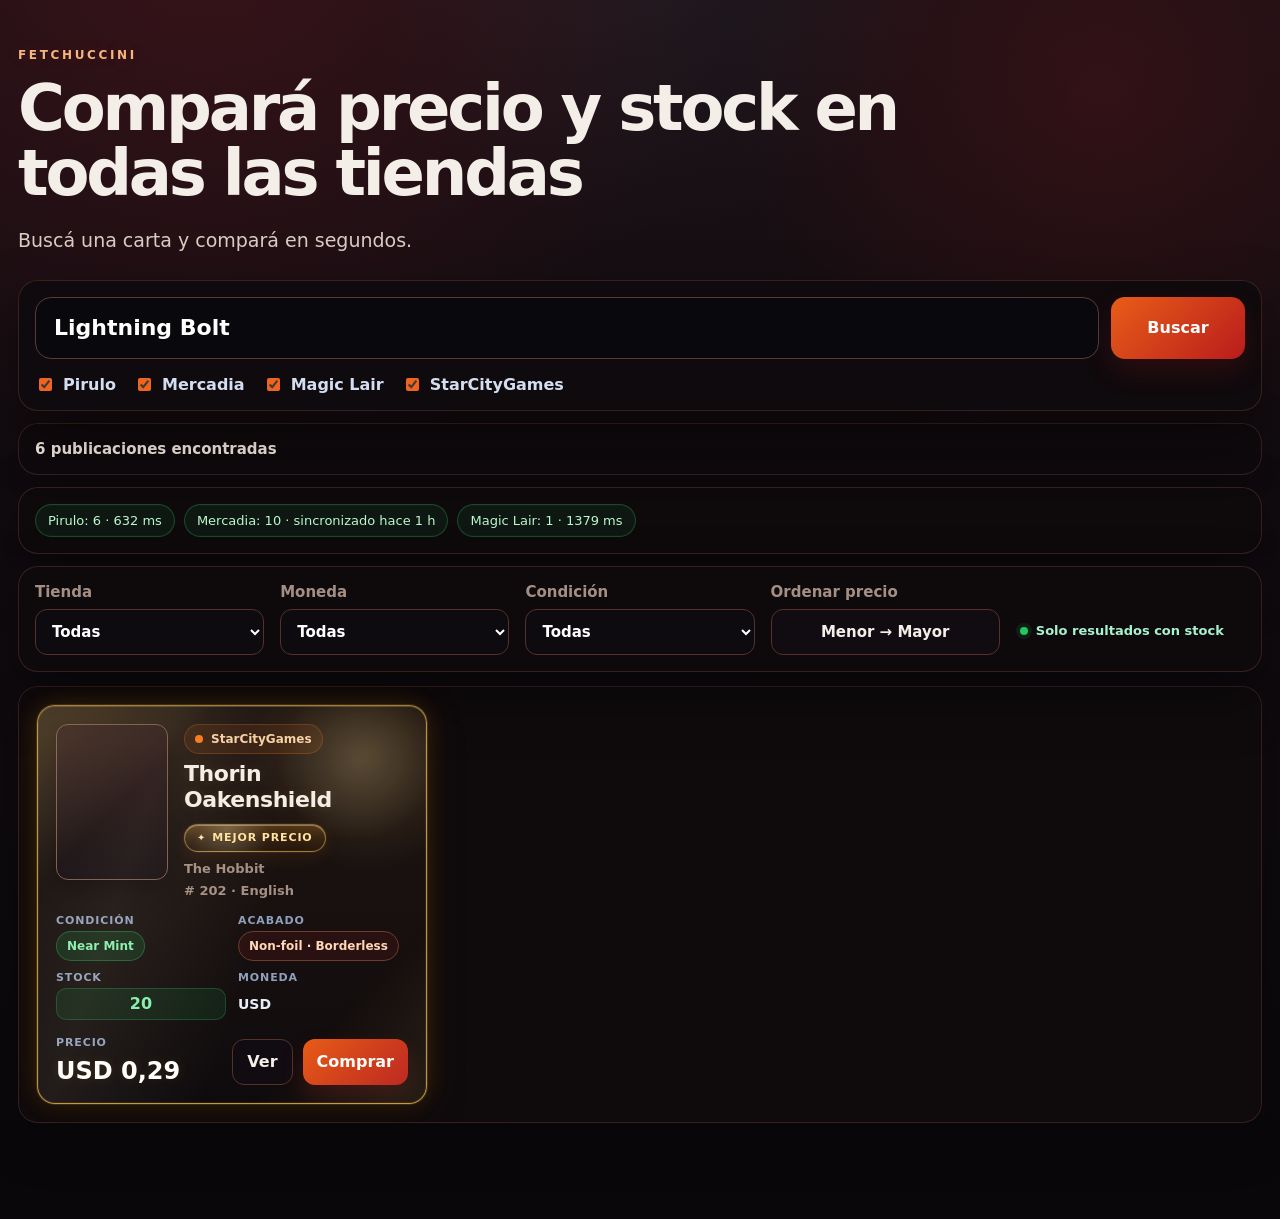
<file: mobile_smoke.html>
<!doctype html><html><head><meta name="viewport" content="width=device-width, initial-scale=1"><link rel="stylesheet" href="searchapp/static/searchapp/style.css"></head><body>
<main class="shell">
<header class="hero"><div class="hero-copy"><p class="eyebrow">FETCHUCCINI</p><h1>Compará precio y stock en todas las tiendas</h1><p class="sub">Buscá una carta y compará en segundos.</p></div></header>
<section class="search-panel panel-elevated"><form><div class="search-input-wrap"><input id="query" value="Lightning Bolt"></div><button class="search-button">Buscar</button></form><div class="store-grid"><label><input type="checkbox" checked>Pirulo</label><label><input type="checkbox" checked>Mercadia</label><label><input type="checkbox" checked>Magic Lair</label><label><input type="checkbox" checked>StarCityGames</label></div></section>
<section class="status panel-elevated">6 publicaciones encontradas</section><section class="store-status panel-elevated"><span class="pill cached">Pirulo: 6 · 632 ms</span><span class="pill cached">Mercadia: 10 · sincronizado hace 1 h</span><span class="pill cached">Magic Lair: 1 · 1379 ms</span></section>
<section class="filters sticky-toolbar panel-elevated mobile-filters-collapsed" id="filters"><button class="mobile-filters-toggle">Filtros</button><div class="filters-grid"><label>Tienda<select><option>Todas</option></select></label><label>Moneda<select><option>Todas</option></select></label><label>Condición<select><option>Todas</option></select></label><label>Ordenar precio<button class="sort-button">Menor → Mayor</button></label><div class="stock-policy"><span class="stock-policy-dot"></span>Solo resultados con stock</div></div></section>
<section class="results-wrap panel-elevated"><div class="cards-grid"><article class="result-card best-price-card"><div class="result-card-top"><div class="thumb-wrap"><div class="thumb"></div></div><div class="card-main"><div><span class="store-badge store-starcitygames"><span class="store-dot"></span>StarCityGames</span></div><div><h3 class="result-card-title">Thorin Oakenshield</h3></div><div class="best-price-inline-wrap"><span class="best-price-inline-badge">Mejor precio</span></div><p class="result-card-sub">The Hobbit</p><p class="result-card-sub"># 202 · English</p></div></div><div class="result-card-meta"><div class="meta-block"><span class="meta-label">Condición</span><span class="meta-value"><span class="badge cond-near-mint">Near Mint</span></span></div><div class="meta-block"><span class="meta-label">Acabado</span><span class="meta-value"><span class="badge finish">Non-foil · Borderless</span></span></div><div class="meta-block"><span class="meta-label">Stock</span><span class="stock-badge good">20</span></div><div class="meta-block"><span class="meta-label">Moneda</span><span class="meta-value">USD</span></div></div><div class="result-card-footer"><div class="result-card-price"><span class="meta-label">Precio</span><span class="price">USD 0,29</span></div><div class="result-card-actions"><button class="sort-button">Ver</button><a class="buy">Comprar</a></div></div></article></div></section>
</main><script>window.onload=()=>{document.body.dataset.overflow=String(document.documentElement.scrollWidth>window.innerWidth);document.body.dataset.sw=document.documentElement.scrollWidth;document.body.dataset.iw=window.innerWidth;}</script></body></html>
</file>
<file: searchapp/static/searchapp/style.css>
:root{
  color-scheme:dark;
  --bg:#09070a;
  --bg-2:#130d10;
  --panel:rgba(15,11,13,.94);
  --panel-strong:rgba(18,14,16,.985);
  --panel-hover:rgba(33,21,24,.96);
  --line:#56302b;
  --line-soft:#311b19;
  --text:#f4eee8;
  --text-soft:#d9cdc3;
  --muted:#a48f84;
  --accent:#f0641d;
  --accent-2:#b91c1c;
  --accent-3:#7dd3fc;
  --good:#34d399;
  --warn:#fbbf24;
  --orange:#fb923c;
  --danger:#ef4444;
  --ember:#f97316;
  --ember-soft:#f6b47e;
  --shadow:0 24px 58px rgba(0,0,0,.42);
}

*{box-sizing:border-box}
html{scrollbar-color:#6b4338 #0d0a10}
body{
  margin:0;
  overflow-x:hidden;
  min-height:100vh;
  background:
    radial-gradient(circle at 16% -4%, rgba(129,26,34,.28), transparent 32%),
    radial-gradient(circle at 86% 8%, rgba(185,28,28,.16), transparent 24%),
    radial-gradient(circle at 51% -5%, rgba(125,211,252,.05), transparent 21%),
    linear-gradient(180deg, #1a1015 0%, #110c10 40%, #09070a 100%);
  font-family:'Manrope',Inter,system-ui,Segoe UI,Arial,sans-serif;
  color:var(--text);
}

.shell{max-width:1720px;margin:auto;padding:48px 18px 96px}
.hero{margin-bottom:24px}
.hero-copy{max-width:1120px}
.eyebrow{margin:0 0 14px;color:var(--ember-soft);font-weight:800;letter-spacing:.22em;font-size:12px;text-shadow:0 0 18px rgba(255,122,24,.18)}
.hero h1{margin:0;max-width:1000px;font-size:clamp(40px,5vw,70px);line-height:1.02;letter-spacing:-.05em}
.sub{margin:18px 0 14px;max-width:860px;font-size:19px;line-height:1.65;color:var(--text-soft)}
.hero-stores{display:flex;gap:10px;flex-wrap:wrap;align-items:center;color:var(--muted);font-size:15px;font-weight:600}
.hero-stores span{color:#7c584f}

.panel-elevated{
  background:var(--panel);
  border:1px solid rgba(120,70,58,.38);
  border-radius:20px;
  box-shadow:var(--shadow);
  backdrop-filter:blur(12px);
}
.search-panel,.status,.store-status,.filters{padding:16px;margin:12px 0}
.search-panel{position:relative;z-index:40;overflow:visible}
.status,.store-status,.results-wrap{position:relative;z-index:1}

form{display:flex;gap:12px}
.search-input-wrap{position:relative;flex:1;min-width:0}
.search-input-wrap #query{width:100%}
.autocomplete{
  position:absolute;
  z-index:200;
  top:calc(100% + 8px);
  left:0;
  right:0;
  max-height:min(330px,44dvh);
  overflow-y:auto;
  padding:7px;
  border:1px solid #5a2f2f;
  border-radius:14px;
  background:rgba(11,10,14,.985);
  box-shadow:0 22px 48px rgba(0,0,0,.46);
  backdrop-filter:blur(14px);
}
.autocomplete-option{
  width:100%;
  display:flex;
  align-items:center;
  justify-content:space-between;
  gap:14px;
  padding:11px 12px;
  border:1px solid transparent;
  border-radius:10px;
  background:transparent;
  color:#eff4ff;
  text-align:left;
  font-weight:700;
}
.autocomplete-option:hover,.autocomplete-option.active{
  background:rgba(220,38,38,.12);
  border-color:rgba(255,122,24,.34);
}
.autocomplete-name{overflow:hidden;text-overflow:ellipsis;white-space:nowrap}
.autocomplete-source{flex:0 0 auto;color:#8391ad;font-size:11px;font-weight:800;text-transform:uppercase;letter-spacing:.07em}
input,select,button{font:inherit}
#query{
  flex:1;
  min-height:62px;
  background:#09080c;
  border:1px solid #5a3933;
  color:white;
  border-radius:16px;
  padding:16px 18px;
  font-size:22px;
  font-weight:700;
  outline:none;
  transition:border-color .16s ease, box-shadow .16s ease, transform .16s ease;
}
#query::placeholder{color:#9f877a;font-weight:600}
#query:focus{border-color:var(--accent);box-shadow:0 0 0 4px rgba(255,122,24,.14)}
button{border:0;color:white;border-radius:14px;font-weight:800;cursor:pointer;transition:transform .16s ease, filter .16s ease, border-color .16s ease, background .16s ease, box-shadow .16s ease}
.search-button{
  min-width:134px;
  padding:0 28px;
  background:linear-gradient(135deg,#e85d18,#b91c1c);
  box-shadow:0 12px 28px rgba(185,28,28,.18);
}
.search-button:hover{filter:brightness(1.08);transform:translateY(-1px)}

.store-grid{display:flex;flex-wrap:wrap;gap:10px 18px;margin-top:16px;color:#d4def0}
.store-grid label,.toggle{display:flex;gap:8px;align-items:center;font-weight:700}
.store-grid input,.toggle input{accent-color:var(--accent)}
.store-option-disabled{opacity:.58;cursor:not-allowed}
.store-option-disabled input{cursor:not-allowed}
.store-option-note{font-size:11px;font-weight:800;color:#fca5a5;padding:3px 7px;border-radius:999px;border:1px solid rgba(239,68,68,.25);background:rgba(127,29,29,.16)}
.online-availability-note{display:flex;gap:8px;flex-wrap:wrap;align-items:center;margin-top:14px;padding:10px 12px;border-radius:12px;background:rgba(69,10,10,.18);border:1px solid rgba(251,146,60,.22);color:#f5e7dd;font-size:13px;line-height:1.45}
.online-availability-note strong{color:#ffe0c2}
.status{color:#f6ede4;font-size:15px;font-weight:800}
.store-status{display:flex;gap:9px;flex-wrap:wrap}
.pill{padding:8px 12px;border-radius:999px;background:#0d0b10;border:1px solid #4a2a28;font-size:13px;color:#f6e9dc;box-shadow:inset 0 0 0 1px rgba(255,255,255,.02)}
.pill.error{border-color:#7f1d1d;color:#fecaca;background:rgba(69,10,10,.35)}
.pill.cached{border-color:rgba(34,197,94,.30);color:#bbf7d0;background:rgba(20,83,45,.18)}
.pill.stale{border-color:rgba(250,204,21,.32);color:#fde68a;background:rgba(113,63,18,.16)}
.pill.loading{position:relative;padding-left:28px}
.pill.loading::before{
  content:'';
  position:absolute;
  left:10px;
  top:50%;
  width:9px;
  height:9px;
  margin-top:-5px;
  border-radius:999px;
  border:2px solid currentColor;
  border-right-color:transparent;
  animation:fetchuccini-spin .8s linear infinite;
}
@keyframes fetchuccini-spin{to{transform:rotate(360deg)}}

.sticky-toolbar{position:sticky;top:12px;z-index:20}
.filters{display:flex;justify-content:space-between;gap:18px;align-items:end;flex-wrap:wrap}
.filters-grid{display:grid;grid-template-columns:repeat(5, minmax(140px, 1fr));gap:16px;flex:1;min-width:min(100%,860px)}
.filters label{display:grid;gap:8px;color:var(--muted);font-size:15px;font-weight:700}
select{
  background:#0d0a10;
  border:1px solid var(--line);
  color:white;
  padding:12px 12px;
  border-radius:12px;
  min-width:140px;
  outline:none;
  font-weight:700;
}
select:focus{border-color:var(--accent);box-shadow:0 0 0 3px rgba(255,122,24,.12)}
.sort-button{min-height:46px;background:#110c12;border:1px solid var(--line);color:#f6efe9;padding:10px 14px;border-radius:12px;font-weight:800;white-space:nowrap}
.sort-button:hover{border-color:var(--accent);background:#1a0f15}
.toggle{min-height:46px;padding:0 4px 2px;align-self:center;margin-top:24px}
.stock-policy{display:flex;gap:8px;align-items:center;min-height:46px;align-self:end;padding:0 4px 2px;color:#a7f3d0;font-size:13px;font-weight:800;white-space:nowrap}
.stock-policy-dot{width:8px;height:8px;border-radius:999px;background:#22c55e;box-shadow:0 0 0 4px rgba(34,197,94,.10)}
.view-switch{display:inline-flex;background:#0d0a10;border:1px solid var(--line);border-radius:14px;padding:5px;gap:6px}
.view-button{background:transparent;border:1px solid transparent;color:#cdd7eb;padding:10px 14px;min-width:94px;border-radius:10px;font-weight:800}
.view-button.active{background:linear-gradient(135deg, rgba(255,122,24,.22), rgba(220,38,38,.20));border-color:#87483d;color:#fff;box-shadow:inset 0 0 0 1px rgba(255,255,255,.04)}
.hidden{display:none!important}

.results-wrap{overflow:auto;border-radius:20px;border:1px solid rgba(120,70,58,.38);margin-top:14px;background:rgba(14,11,13,.975);box-shadow:0 20px 46px rgba(0,0,0,.28)}
.results-wrap::-webkit-scrollbar{height:12px;width:12px}
.results-wrap::-webkit-scrollbar-track{background:#09111f}
.results-wrap::-webkit-scrollbar-thumb{background:#6b4338;border-radius:999px;border:2px solid #0d0a10}

table{border-collapse:separate;border-spacing:0;width:100%;min-width:1400px;background:var(--panel-strong);table-layout:fixed}
.col-card{width:320px}
.col-store{width:125px}
.col-set{width:235px}
.col-number{width:70px}
.col-language{width:85px}
.col-condition{width:155px}
.col-finish{width:155px}
.col-stock{width:70px}
.col-price{width:120px}
.col-action{width:95px}

th,td{padding:18px 14px;border-bottom:1px solid var(--line-soft);text-align:left;vertical-align:middle}
th{position:sticky;top:0;z-index:3;background:linear-gradient(180deg, #191017 0%, #120c12 100%);color:#dbc5b4;font-size:12px;text-transform:uppercase;letter-spacing:.1em;font-weight:800;box-shadow:0 1px 0 var(--line-soft)}
td{font-size:14px;color:#ebf2ff}
tbody tr{transition:background .14s ease}
tbody tr:nth-child(even){background:rgba(39,24,28,.42)}
tbody tr:hover{background:var(--panel-hover)}
tbody tr:last-child td{border-bottom:0}
.center{text-align:center}
.price-head{text-align:right}

.cardcell{display:flex;gap:18px;align-items:center;min-width:0}
.thumb-wrap{display:flex;align-items:center;justify-content:center}
.thumb{
  width:128px;
  height:178px;
  flex:0 0 128px;
  object-fit:cover;
  border-radius:12px;
  background:linear-gradient(180deg,#2b1717,#140d12);
  border:1px solid #7c584f;
  box-shadow:0 10px 24px rgba(0,0,0,.42);
}
.thumb.clickable{cursor:pointer}
.thumb:hover{transform:scale(1.04);box-shadow:0 14px 30px rgba(0,0,0,.52)}
.card-main{display:grid;gap:7px;min-width:0}
.card-name{font-weight:800;color:#fff;line-height:1.2;overflow-wrap:anywhere;font-size:18px}
.card-meta{color:var(--muted);font-size:12px;font-weight:700}
.store-badge{
  display:inline-flex;
  align-items:center;
  gap:8px;
  min-height:30px;
  padding:6px 10px;
  border-radius:999px;
  border:1px solid #334155;
  font-size:12px;
  font-weight:800;
  line-height:1;
}
.store-dot{width:8px;height:8px;border-radius:999px;display:inline-block}
.store-pirulo{background:rgba(248,113,113,.12);border-color:rgba(248,113,113,.26);color:#fecaca}.store-pirulo .store-dot{background:#f87171}
.store-mercadia{background:rgba(251,146,60,.12);border-color:rgba(251,146,60,.28);color:#fdba74}.store-mercadia .store-dot{background:#fb923c}
.store-magic-lair{background:rgba(34,197,94,.10);border-color:rgba(34,197,94,.24);color:#86efac}.store-magic-lair .store-dot{background:#22c55e}
.store-la-batikueva{background:rgba(220,38,38,.10);border-color:rgba(220,38,38,.24);color:#fecaca}.store-la-batikueva .store-dot{background:#dc2626}
.store-magicdealers{background:rgba(125,211,252,.10);border-color:rgba(125,211,252,.22);color:#d9f4ff}.store-magicdealers .store-dot{background:#7dd3fc}
.store-la-workshop{background:rgba(245,158,11,.10);border-color:rgba(245,158,11,.24);color:#fde68a}.store-la-workshop .store-dot{background:#f59e0b}
.store-starcitygames{background:rgba(255,122,24,.10);border-color:rgba(255,122,24,.24);color:#fed7aa}.store-starcitygames .store-dot{background:#ff7a18}
.set-name{line-height:1.45;color:#e8eef8;overflow-wrap:anywhere;font-weight:600}
.collector{text-align:center;color:#cbd5e1;font-variant-numeric:tabular-nums;font-weight:700}
.language{color:#dbeafe;font-weight:700}

.badge{display:inline-flex;align-items:center;min-height:30px;max-width:100%;padding:5px 10px;border-radius:999px;border:1px solid #334155;background:#0b1220;color:#d8e0ee;font-size:12px;font-weight:800;line-height:1.2;white-space:normal}
.badge.finish{border-color:#703b2b;background:rgba(127,29,29,.18);color:#ffd7b7}
.badge.cond-near-mint,.badge.cond-nm,.badge.cond-mint{background:rgba(34,197,94,.14);border-color:rgba(34,197,94,.35);color:#86efac}
.badge.cond-lightly-played,.badge.cond-lp{background:rgba(16,185,129,.13);border-color:rgba(16,185,129,.35);color:#99f6e4}
.badge.cond-moderately-played,.badge.cond-mp{background:rgba(250,204,21,.13);border-color:rgba(250,204,21,.34);color:#fde68a}
.badge.cond-played,.badge.cond-sp{background:rgba(251,146,60,.13);border-color:rgba(251,146,60,.34);color:#fdba74}
.badge.cond-heavily-played,.badge.cond-hp{background:rgba(239,68,68,.14);border-color:rgba(239,68,68,.38);color:#fca5a5}
.badge.cond-damaged,.badge.cond-poor,.badge.cond-dmg{background:rgba(239,68,68,.12);border-color:rgba(239,68,68,.34);color:#fca5a5}
.stock-cell{text-align:center}
.stock-badge{display:inline-flex;align-items:center;justify-content:center;min-width:38px;min-height:32px;padding:4px 8px;border-radius:10px;font-weight:900;font-variant-numeric:tabular-nums}
.stock-badge.good{background:rgba(34,197,94,.11);color:#86efac;border:1px solid rgba(34,197,94,.26)}
.stock-badge.bad{background:rgba(239,68,68,.08);color:#fca5a5;border:1px solid rgba(239,68,68,.22)}
.price{text-align:right;font-weight:900;font-size:18px;color:#fff;white-space:nowrap;font-variant-numeric:tabular-nums}
.action-cell{text-align:right}
.buy{display:inline-flex;align-items:center;justify-content:center;min-width:78px;background:linear-gradient(135deg,#e85d18,#b91c1c);color:white;text-decoration:none;padding:10px 14px;border-radius:12px;font-weight:850;box-shadow:0 10px 22px rgba(220,38,38,.18)}
.buy:hover{transform:translateY(-1px);filter:brightness(1.1)}
.muted{color:var(--muted)}
.empty-state{padding:32px 18px;text-align:center;color:var(--muted);font-size:15px;font-weight:700}

.cards-grid{display:grid;grid-template-columns:repeat(auto-fill,minmax(340px,1fr));gap:18px;padding:18px;background:rgba(18,13,15,.34)}
.result-card{display:grid;gap:16px;padding:18px;border-radius:18px;background:linear-gradient(180deg,rgba(27,18,20,.985),rgba(16,12,14,.995));border:1px solid rgba(126,72,55,.42);box-shadow:0 16px 36px rgba(0,0,0,.24);transition:transform .16s ease,border-color .16s ease,box-shadow .16s ease}
.result-card:hover{transform:translateY(-2px);border-color:#b46040;box-shadow:0 22px 44px rgba(0,0,0,.30)}
.result-card-top{display:flex;gap:16px;align-items:flex-start}
.result-card .thumb{width:112px;height:156px;flex-basis:112px}
.result-card-title{margin:0;font-size:22px;line-height:1.18;letter-spacing:-.02em}
.result-card-sub{margin:0;color:var(--muted);font-size:13px;font-weight:700}
.best-price-inline-wrap{margin:4px 0 2px}
.best-price-inline-badge{position:relative;display:inline-flex;align-items:center;gap:6px;min-height:28px;padding:4px 12px;border-radius:999px;border:1px solid rgba(247,201,103,.46);background:
  radial-gradient(circle at 30% 18%, rgba(255,240,196,.24), transparent 42%),
  linear-gradient(180deg, rgba(165,108,28,.40), rgba(106,61,14,.30) 54%, rgba(76,41,8,.22));
color:#ffe3a2;font-size:11px;font-weight:900;letter-spacing:.08em;text-transform:uppercase;
box-shadow:
  inset 0 1px 0 rgba(255,246,220,.34),
  inset 0 -1px 0 rgba(87,50,8,.26),
  0 0 0 1px rgba(255,208,112,.06),
  0 6px 16px rgba(217,119,6,.10);
text-shadow:0 1px 0 rgba(74,43,4,.55);overflow:hidden}
.best-price-inline-badge::before{content:"✦";font-size:10px;color:#fff0bf;opacity:.96;text-shadow:0 0 10px rgba(255,230,160,.28)}
.best-price-inline-badge::after{content:"";position:absolute;inset:-40% auto -40% -32%;width:38%;transform:rotate(22deg);background:linear-gradient(90deg, rgba(255,255,255,0), rgba(255,244,210,.16), rgba(255,255,255,0));pointer-events:none;opacity:.75}
.result-card-meta{display:grid;grid-template-columns:repeat(2,minmax(0,1fr));gap:10px 12px}
.meta-block{display:grid;gap:4px}
.meta-label{font-size:11px;color:#8fa0bd;text-transform:uppercase;letter-spacing:.08em;font-weight:800}
.meta-value{font-size:14px;color:#e8eef9;font-weight:700}
.result-card-footer{display:flex;justify-content:space-between;align-items:end;gap:12px;flex-wrap:wrap}
.result-card-price{display:grid;gap:8px;flex:1 1 140px;min-width:0}
.result-card-price .price{font-size:24px;text-align:left}
.result-card-actions{display:flex;gap:10px;align-items:center;justify-content:flex-end;flex-wrap:wrap;margin-left:auto}
.result-card-actions .sort-button,.result-card-actions .buy{min-height:46px}
.result-card-actions .buy{white-space:nowrap}
.image-ghost{display:flex;align-items:center;justify-content:center;color:#60708f;font-size:12px;font-weight:700}

.modal{position:fixed;inset:0;z-index:60;display:flex;align-items:center;justify-content:center;padding:24px}
.modal-backdrop{position:absolute;inset:0;background:rgba(3,6,12,.75);backdrop-filter:blur(6px)}
.modal-dialog{position:relative;z-index:2;width:min(980px,100%);background:linear-gradient(180deg, rgba(26,17,20,.99), rgba(13,10,12,.995));border:1px solid rgba(120,70,58,.38);border-radius:24px;box-shadow:0 30px 70px rgba(0,0,0,.45);padding:24px}
.modal-close{position:absolute;top:16px;right:16px;width:42px;height:42px;border-radius:999px;background:#181017;border:1px solid #6b4338;color:#f8eada;font-size:28px;line-height:1}
.modal-layout{display:grid;grid-template-columns:300px 1fr;gap:26px;align-items:start}
.modal-image-wrap{display:flex;justify-content:center}
.modal-image{width:100%;max-width:300px;border-radius:16px;border:1px solid #7c584f;box-shadow:0 18px 34px rgba(0,0,0,.42);background:#111827}
.modal-info{display:grid;gap:12px}
.modal-store{margin:0}
.modal-info h2{margin:0;font-size:34px;line-height:1.08;letter-spacing:-.04em}
.modal-set{margin:0;color:#d6def0;font-size:17px}
.modal-meta{display:flex;flex-wrap:wrap;gap:10px}
.modal-price-row{display:flex;flex-wrap:wrap;gap:14px;align-items:center;margin-top:4px}
.modal-price{font-size:30px;font-weight:900;color:#fff}
.modal-stock{font-size:15px;font-weight:800;color:#86efac}
.modal-buy{margin-top:8px;justify-self:start}

@media(max-width:1200px){
  .filters{flex-direction:column;align-items:stretch}
  .view-switch{align-self:flex-start}
}
@media(max-width:1100px){
  .filters-grid{grid-template-columns:repeat(3, minmax(140px, 1fr))}
  .toggle{margin-top:0}
  .modal-layout{grid-template-columns:240px 1fr}
}
@media(max-width:900px){
  .shell{padding:32px 14px 60px}
  #query{font-size:18px;min-height:56px}
  .thumb{width:92px;height:128px;flex-basis:92px}
  .card-name{font-size:18px}
  .cards-grid{grid-template-columns:1fr}
}
@media(max-width:700px){
  .shell{padding:24px 12px 50px}
  form{flex-direction:column}
  .search-input-wrap{width:100%}
  .search-button{padding:16px}
  .hero h1{font-size:38px}
  .sub{font-size:16px}
  .filters-grid{grid-template-columns:1fr 1fr;gap:12px}
  .filters label{min-width:0}
  .filters select,.filters .sort-button{width:100%}
  .toggle{grid-column:1/-1;min-width:100%!important}
  .view-switch{width:100%}
  .view-button{flex:1}
  .modal{padding:12px}
  .modal-dialog{padding:18px}
  .modal-layout{grid-template-columns:1fr;gap:20px}
  .modal-image{max-width:250px}
}

/* v0.9: compact desktop table */
#results-table .store-badge{font-size:11px;padding:6px 8px;max-width:100%;white-space:normal;line-height:1.15}
#results-table .set-name{font-size:13px}
#results-table td{overflow:visible}
#results-table .action-cell{padding-left:8px;padding-right:10px}
#results-table .price{padding-left:6px;padding-right:6px}
@media (min-width:1450px){.results-wrap{overflow-x:hidden}}
@media (max-width:1449px){.results-wrap{overflow-x:auto}}


/* v0.20: paginación + forge theme más oscuro */
.pagination{
  display:flex;
  align-items:center;
  justify-content:center;
  gap:8px;
  flex-wrap:wrap;
  margin:16px 0 0;
  padding:12px 14px;
  background:rgba(8,7,9,.96);
}
.pagination-summary{
  margin-right:8px;
  color:var(--muted);
  font-size:13px;
  font-weight:800;
}
.page-button{
  min-width:42px;
  min-height:40px;
  padding:8px 12px;
  border:1px solid var(--line);
  border-radius:11px;
  background:#0d0a0c;
  color:#e8ddd5;
  font-weight:800;
}
.page-button:hover:not(:disabled){
  border-color:#87402a;
  background:#18100f;
  transform:translateY(-1px);
}
.page-button.active{
  border-color:#a84b2b;
  background:linear-gradient(135deg,rgba(240,100,29,.24),rgba(185,28,28,.22));
  color:#fff5ec;
  box-shadow:0 0 0 1px rgba(249,115,22,.08) inset;
}
.page-button:disabled{opacity:.35;cursor:not-allowed}
.page-ellipsis{color:#765e55;padding:0 2px;font-weight:800}
@media(max-width:700px){
  .pagination-summary{width:100%;text-align:center;margin:0 0 3px}
  .page-button{min-width:38px;min-height:38px;padding:7px 10px}
}


/* v0.33.4: best prices + premium golden glow treatment */
.sr-only{position:absolute!important;width:1px!important;height:1px!important;padding:0!important;margin:-1px!important;overflow:hidden!important;clip:rect(0,0,0,0)!important;white-space:nowrap!important;border:0!important}
.best-prices{display:flex;align-items:stretch;gap:10px;flex-wrap:wrap;padding:12px 14px;margin:12px 0}
.best-price-title{display:flex;align-items:center;padding:8px 10px;color:#ffe6c7;font-size:13px;font-weight:900;letter-spacing:.02em}
.best-price-item{display:grid;gap:2px;min-width:190px;padding:9px 12px;border:1px solid rgba(245,158,11,.28);border-radius:13px;background:linear-gradient(135deg,rgba(120,53,15,.20),rgba(69,10,10,.16))}
.best-price-item .best-price-kicker{color:#f6b47e;font-size:10px;font-weight:900;text-transform:uppercase;letter-spacing:.08em}
.best-price-item strong{font-size:17px;color:#fff5e8}
.best-price-item>span:last-child{color:#cdb9aa;font-size:11px;font-weight:700}
.best-price-card{
  position:relative;
  overflow:hidden;
  border-color:rgba(243,186,72,.78);
  background:
    radial-gradient(circle at 85% 12%, rgba(255,214,102,.16), transparent 24%),
    radial-gradient(circle at 14% 0%, rgba(255,167,38,.08), transparent 28%),
    linear-gradient(180deg,rgba(33,22,18,.995),rgba(15,11,13,.998));
  box-shadow:
    0 18px 38px rgba(0,0,0,.28),
    0 0 0 1px rgba(255,208,112,.16),
    0 0 22px rgba(245,158,11,.16),
    0 0 44px rgba(217,119,6,.12),
    inset 0 0 0 1px rgba(255,230,166,.08),
    inset 0 1px 0 rgba(255,242,209,.18);
  transition:transform .16s ease,border-color .16s ease,box-shadow .22s ease,background .22s ease;
}
.best-price-card::before{
  content:"";
  position:absolute;
  inset:0;
  border-radius:inherit;
  pointer-events:none;
  background:
    linear-gradient(135deg, rgba(255,227,159,.20), transparent 24%, transparent 76%, rgba(255,208,112,.10)),
    radial-gradient(circle at 82% 14%, rgba(255,241,209,.14), transparent 18%);
  opacity:.95;
}
.best-price-card::after{
  content:"";
  position:absolute;
  inset:-36% 42% auto -18%;
  height:170%;
  pointer-events:none;
  transform:rotate(18deg);
  background:linear-gradient(90deg, rgba(255,255,255,0), rgba(255,235,190,.08), rgba(255,255,255,0));
}
.best-price-card:hover{
  border-color:#ffd67a;
  box-shadow:
    0 24px 52px rgba(0,0,0,.34),
    0 0 0 1px rgba(255,220,148,.22),
    0 0 30px rgba(245,158,11,.22),
    0 0 54px rgba(217,119,6,.16),
    inset 0 0 0 1px rgba(255,243,212,.12),
    inset 0 1px 0 rgba(255,248,229,.26);
}
.best-price-card .result-card-title,
.best-price-card .price{
  text-shadow:0 0 12px rgba(251,191,36,.12);
}
@media(max-width:700px){
  .best-prices{align-items:stretch}
  .best-price-title{width:100%}
  .best-price-item{flex:1 1 160px;min-width:0}
}

/* v0.34: mobile-first responsive polish */
.mobile-filters-toggle{display:none}

@media(max-width:700px){
  .shell{
    width:100%;
    padding:22px max(10px,env(safe-area-inset-right)) calc(46px + env(safe-area-inset-bottom)) max(10px,env(safe-area-inset-left));
  }
  .hero{margin-bottom:18px}
  .hero h1{font-size:clamp(30px,9vw,38px);line-height:1.06;letter-spacing:-.04em}
  .sub{margin:14px 0 12px;font-size:15px;line-height:1.5}
  .hero-stores{gap:6px 8px;font-size:12px;line-height:1.45}

  .panel-elevated{border-radius:16px}
  .search-panel,.status,.store-status,.filters{padding:12px;margin:10px 0}
  form{gap:10px}
  #query{min-height:54px;padding:14px 15px;font-size:17px;border-radius:13px}
  .search-button{min-height:50px;width:100%;min-width:0;padding:13px 18px;border-radius:13px}
  .autocomplete{max-height:min(320px,36dvh);top:calc(100% + 6px);border-radius:12px}
  .autocomplete-option{min-height:44px;padding:10px}

  .store-grid{
    display:grid;
    grid-template-columns:repeat(2,minmax(0,1fr));
    gap:6px 10px;
    margin-top:12px;
  }
  .store-grid label{min-width:0;min-height:38px;font-size:12px;line-height:1.2}
  .store-grid input{flex:0 0 auto}
  .store-option-note{font-size:9px;padding:2px 5px}

  .status{font-size:13px;line-height:1.4}
  .store-status{
    flex-wrap:nowrap;
    overflow-x:auto;
    overflow-y:hidden;
    gap:8px;
    scroll-snap-type:x proximity;
    scrollbar-width:none;
    -webkit-overflow-scrolling:touch;
  }
  .store-status::-webkit-scrollbar{display:none}
  .store-status .pill{flex:0 0 auto;scroll-snap-align:start;font-size:11px;padding:7px 10px;white-space:nowrap}

  .best-prices{padding:10px;gap:8px}
  .best-price-title{width:100%;padding:4px 2px;font-size:12px}
  .best-price-item{flex:1 1 150px;min-width:0;padding:8px 10px}
  .best-price-item strong{font-size:15px}

  .sticky-toolbar{position:static;top:auto}
  .filters{display:block}
  .mobile-filters-toggle{
    display:flex;
    width:100%;
    min-height:44px;
    align-items:center;
    justify-content:space-between;
    padding:10px 12px;
    background:#110c12;
    border:1px solid var(--line);
    color:#f4eee8;
    border-radius:12px;
    font-size:13px;
  }
  .mobile-filters-toggle::after{content:'▾';color:#d7b9a6;transition:transform .16s ease}
  .filters:not(.mobile-filters-collapsed) .mobile-filters-toggle::after{transform:rotate(180deg)}
  .filters.mobile-filters-collapsed .filters-grid{display:none}
  .filters-grid{grid-template-columns:repeat(2,minmax(0,1fr));gap:10px;margin-top:10px;min-width:0}
  .filters label{min-width:0;font-size:12px;gap:6px}
  .filters select,.filters .sort-button{width:100%;min-width:0;min-height:44px;padding:10px}
  .stock-policy{grid-column:1/-1;min-height:38px;white-space:normal;padding:2px;font-size:11px}
  .view-switch{display:none}

  .results-wrap{overflow:visible;border-radius:16px;margin-top:10px}
  #results-table{display:none!important}
  .cards-grid{grid-template-columns:1fr;gap:12px;padding:10px}
  .result-card{gap:13px;padding:14px;border-radius:15px}
  .result-card-top{gap:12px}
  .result-card .thumb{width:92px;height:128px;flex:0 0 92px;border-radius:9px}
  .result-card-title{font-size:18px;line-height:1.16}
  .result-card-sub{font-size:11px;line-height:1.35}
  .store-badge{max-width:100%;min-height:26px;padding:5px 8px;font-size:10px;overflow-wrap:anywhere}
  .best-price-inline-wrap{margin:2px 0}
  .best-price-inline-badge{min-height:24px;padding:3px 9px;font-size:9px}
  .result-card-meta{gap:9px 10px}
  .meta-label{font-size:9px}
  .meta-value{font-size:12px}
  .badge{min-height:27px;padding:4px 8px;font-size:10px}
  .stock-badge{min-width:34px;min-height:28px;font-size:12px}
  .result-card-footer{align-items:stretch;gap:10px}
  .result-card-price{flex:1 1 100%;gap:5px}
  .result-card-price .price{font-size:22px}
  .result-card-actions{
    display:grid;
    grid-template-columns:1fr 1fr;
    width:100%;
    gap:8px;
    margin-left:0;
  }
  .result-card-actions .sort-button,.result-card-actions .buy{width:100%;min-width:0;min-height:46px;padding:10px 12px}

  .pagination{gap:6px;padding:10px 8px}
  .pagination-summary{width:100%;text-align:center;margin:0 0 2px;font-size:11px}
  .page-button{min-width:38px;min-height:38px;padding:7px 9px}

  .modal{align-items:flex-start;padding:10px;padding-top:max(10px,env(safe-area-inset-top));padding-bottom:max(10px,env(safe-area-inset-bottom))}
  .modal-dialog{width:100%;max-height:calc(100dvh - 20px);overflow:auto;padding:16px;border-radius:18px}
  .modal-close{position:sticky;float:right;top:0;right:0;z-index:4;width:40px;height:40px;margin:-4px -4px -36px 0;background:rgba(24,16,23,.94);backdrop-filter:blur(8px)}
  .modal-layout{grid-template-columns:1fr;gap:14px}
  .modal-image{max-width:min(220px,62vw)}
  .modal-info{gap:9px}
  .modal-info h2{font-size:24px;line-height:1.1;padding-right:42px}
  .modal-set{font-size:14px}
  .modal-price{font-size:25px}
  .modal-meta{gap:7px}
  .modal-buy{width:100%;min-height:48px;margin-top:4px}
}

@media(max-width:520px){
  .filters-grid{grid-template-columns:1fr}
  .stock-policy{grid-column:1}
  .best-price-item{flex-basis:100%}
}

@media(max-width:390px){
  .shell{padding-left:8px;padding-right:8px}
  .hero h1{font-size:29px}
  .store-grid{grid-template-columns:1fr 1fr;gap:4px 8px}
  .result-card{padding:12px}
  .result-card-top{gap:10px}
  .result-card .thumb{width:82px;height:114px;flex-basis:82px}
  .result-card-title{font-size:17px}
  .result-card-meta{grid-template-columns:repeat(2,minmax(0,1fr));gap:8px}
  .result-card-price .price{font-size:21px}
}
</file>
